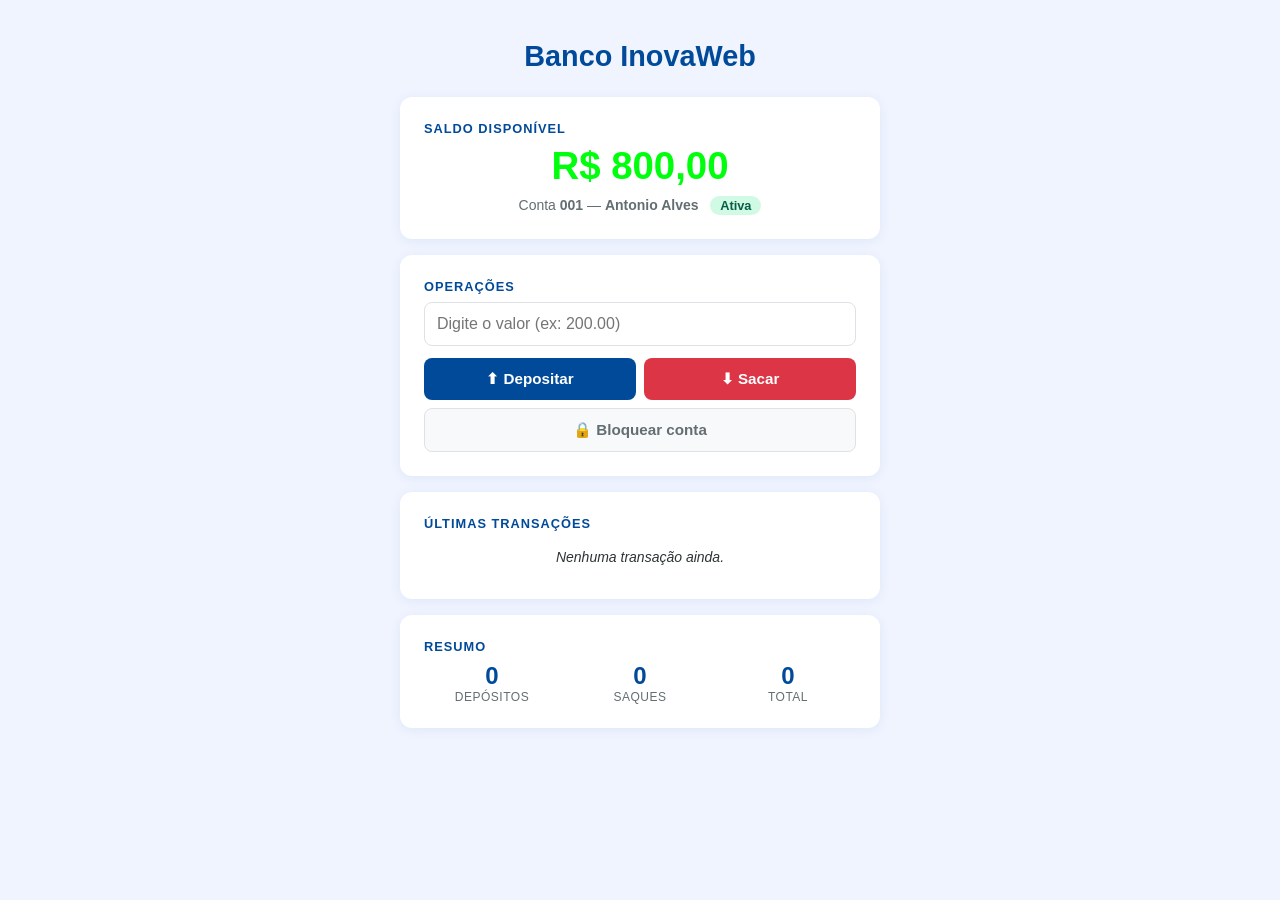
<file: 1212/index.html>
<html lang="pt-br">

<head>
  <meta charset="UTF-8">
  <meta name="viewport" content="width=device-width, initial-scale=1.0">
  <link rel="stylesheet" href="style.css">
  <title>Banco InovaWeb</title>
</head>

<body>
  <h1>Banco InovaWeb</h1>

  <div class="container">

    <!-- ── Card de Saldo ──────────────────────────────────── -->
    <div class="card">
      <h2>Saldo disponível</h2>
      <!--
        DOM — LEITURA E ESCRITA DE TEXTO
        ─────────────────────────────────
        id="saldo" → vamos selecionar com querySelector('#saldo')
        e atualizar com .textContent toda vez que o saldo mudar.
        É o equivalente visual do console.log do saldo.
      -->
    <div id="saldo">R$ 800,00</div>
      <p class="info-conta">
        Conta <strong id="numero-conta">001</strong> —
        <strong id="titular">Antonio Alves</strong> &nbsp;
        <!--
          id="status-conta" → vamos alternar as classes
          .status-ativa e .status-bloqueada via classList
          quando bloquearConta() for chamada.
        -->
        <span id="status-conta" class="status-ativa">Ativa</span>
      </p>
    </div>

    <!-- ── Card de Operações ──────────────────────────────── -->
    <div class="card">
      <h2>Operações</h2>
      <!--
        DOM — LENDO VALOR DE INPUT
        ───────────────────────────
        id="campo-valor" → dentro dos eventos de clique,
        vamos ler o valor digitado com:
          const valor = Number(document.querySelector('#campo-valor').value)
        Equivale ao parâmetro que antes passávamos direto: depositar(500)
      -->
      <input type="number" id="campo-valor" placeholder="Digite o valor (ex: 200.00)" min="0" step="0.01">

      <div class="botoes">
        <!--
          DOM — EVENTOS DE CLIQUE
          ────────────────────────
          Esses botões vão receber addEventListener('click', ...)
          que chama depositar() e sacar() com o valor do input.
          No banco.js original chamávamos direto: depositar(500)
          Agora o valor vem do campo digitado pelo usuário.
        -->
        <button id="btn-depositar">⬆ Depositar</button>
        <button id="btn-sacar">⬇ Sacar</button>
      </div>

      <!--
        DOM — EXIBINDO FEEDBACK NA TELA
        ────────────────────────────────
        id="mensagem" → substitui os console.log de sucesso e erro.
        Vamos mostrar/esconder esse elemento e trocar seu texto
        e classe (msg-sucesso / msg-erro) conforme o resultado.
      -->
      <div id="mensagem"></div>

      <button id="btn-bloquear">🔒 Bloquear conta</button>
    </div>

    <!-- ── Card de Histórico ──────────────────────────────── -->
    <div class="card">
      <h2>Últimas transações</h2>
      <!--
        DOM — CRIANDO ELEMENTOS DINAMICAMENTE
        ───────────────────────────────────────
        id="lista-historico" → cada vez que historico.push() for chamado
        no banco.js, também vamos criar um <li> com createElement
        e adicioná-lo aqui com appendChild ou insertBefore.
        Equivale ao console.log do histórico.
      -->
      <ul id="lista-historico">
        <li class="historico-vazio">Nenhuma transação ainda.</li>
      </ul>
    </div>

    <!-- ── Card de Resumo ─────────────────────────────────── -->
    <div class="card">
      <h2>Resumo</h2>
      <!--
        DOM — ATUALIZANDO MÚLTIPLOS ELEMENTOS
        ───────────────────────────────────────
        Cada contador do verResumo() tem um elemento correspondente.
        Em vez de console.log, vamos atualizar o textContent de cada um.
      -->
      <div class="resumo-grid">
        <div class="resumo-item">
          <span id="total-depositos">0</span>
          <span>Depósitos</span>
        </div>
        <div class="resumo-item">
          <span id="total-saques">0</span>
          <span>Saques</span>
        </div>
        <div class="resumo-item">
          <span id="total-transacoes">0</span>
          <span>Total</span>
        </div>
      </div>
    </div>

  </div>

  <script src="banco2.js"></script>

</body>

</html>
</file>
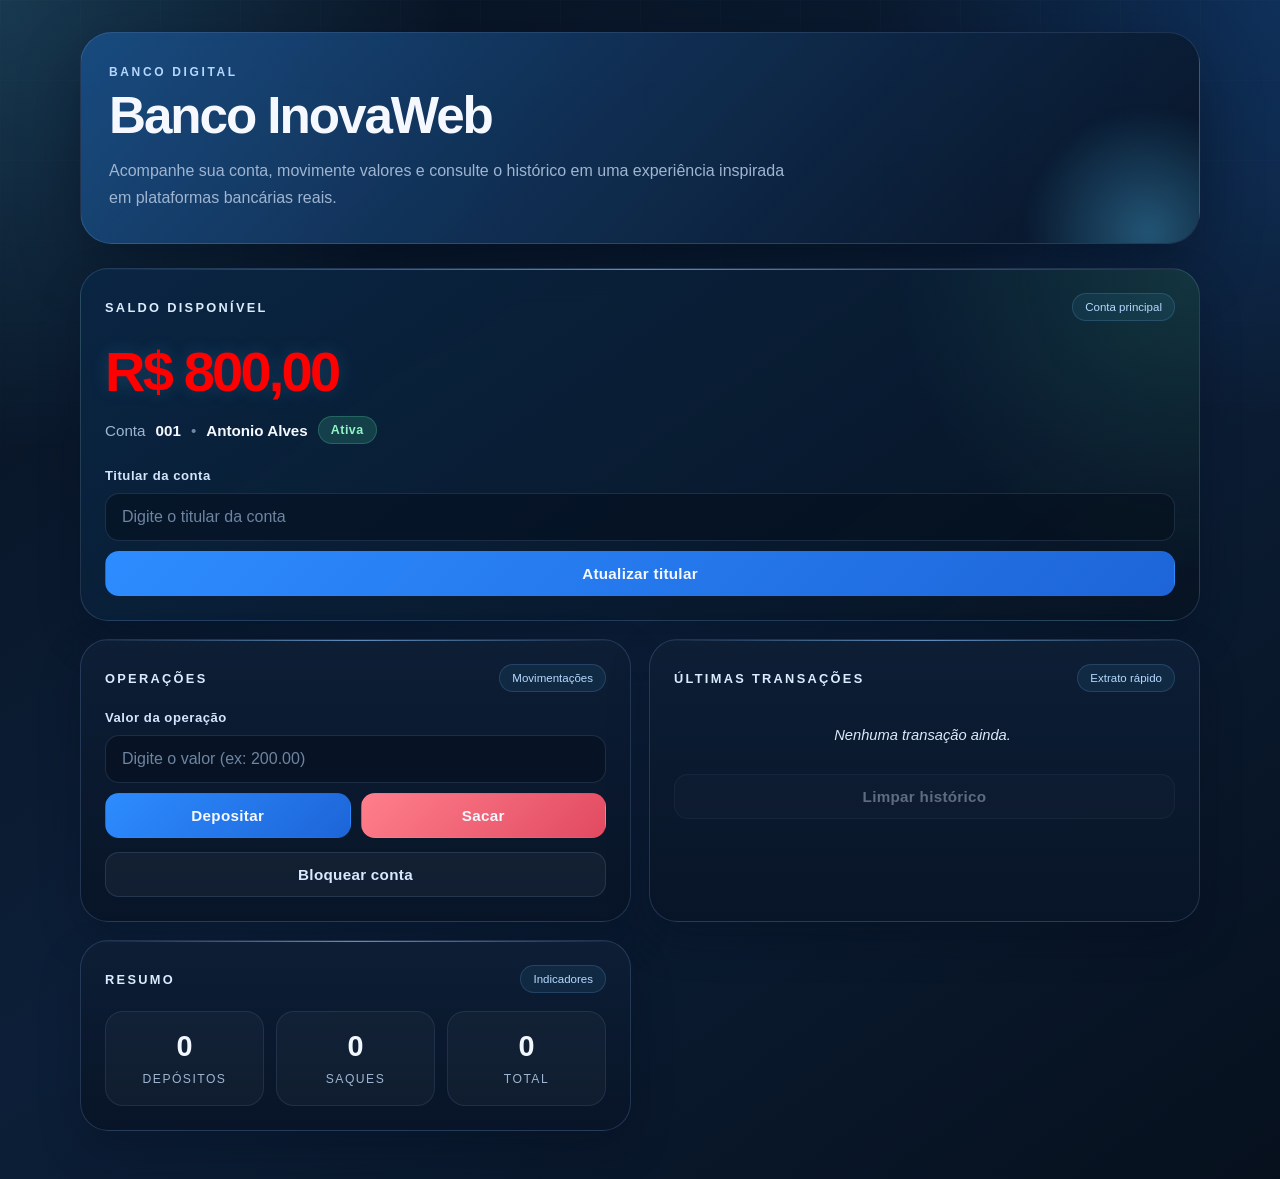
<file: 1313/index.html>
<!DOCTYPE html>
<html lang="pt-BR">
<head>
  <meta charset="UTF-8">
  <meta name="viewport" content="width=device-width, initial-scale=1.0">
  <meta name="description" content="Painel de conta digital do Banco InovaWeb com saldo, operações, histórico e resumo.">
  <link rel="stylesheet" href="style.css">
  <title>Banco InovaWeb</title>
</head>
<body>
  <div class="page-shell">
    <header class="hero">
      <p class="eyebrow">Banco digital</p>
      <h1>Banco InovaWeb</h1>
      <p class="hero-copy">Acompanhe sua conta, movimente valores e consulte o histórico em uma experiência inspirada em plataformas bancárias reais.</p>
    </header>

    <main class="container" aria-label="Painel da conta">
      <article class="card card-balance" aria-labelledby="titulo-saldo">
        <div class="card-head">
          <h2 id="titulo-saldo">Saldo disponível</h2>
          <span class="card-tag">Conta principal</span>
        </div>

        <div id="saldo" aria-live="polite">R$ 800,00</div>

        <p class="info-conta">
          Conta <strong id="numero-conta">001</strong>
          <span class="info-divider" aria-hidden="true">•</span>
          <strong id="titular">Antonio Alves</strong>
          <span id="status-conta" class="status-ativa">Ativa</span>
        </p>

        <form class="stack-sm" action="#" method="get" onsubmit="return false;">
          <label class="field-label" for="campo-titular">Titular da conta</label>
          <input type="text" id="campo-titular" placeholder="Digite o titular da conta">
          <button id="btn-atualizar-titular" type="button">Atualizar titular</button>
        </form>
      </article>

      <article class="card" aria-labelledby="titulo-operacoes">
        <div class="card-head">
          <h2 id="titulo-operacoes">Operações</h2>
          <span class="card-tag">Movimentações</span>
        </div>

        <form class="stack-sm" action="#" method="get" onsubmit="return false;">
          <label class="field-label" for="campo-valor">Valor da operação</label>
          <input type="number" id="campo-valor" placeholder="Digite o valor (ex: 200.00)" min="0" step="0.01">

          <div class="botoes" role="group" aria-label="Ações financeiras">
            <button id="btn-depositar" type="button">Depositar</button>
            <button id="btn-sacar" type="button">Sacar</button>
          </div>
        </form>

        <div id="mensagem" aria-live="polite" aria-atomic="true"></div>

        <button id="btn-bloquear" type="button">Bloquear conta</button>
      </article>

      <article class="card" aria-labelledby="titulo-historico">
        <div class="card-head">
          <h2 id="titulo-historico">Últimas transações</h2>
          <span class="card-tag">Extrato rápido</span>
        </div>

        <ul id="lista-historico" aria-live="polite">
          <li class="historico-vazio">Nenhuma transação ainda.</li>
        </ul>

        <button id="btn-limpar-historico" type="button">Limpar histórico</button>
      </article>

      <article class="card" aria-labelledby="titulo-resumo">
        <div class="card-head">
          <h2 id="titulo-resumo">Resumo</h2>
          <span class="card-tag">Indicadores</span>
        </div>

        <section class="resumo-grid" aria-label="Indicadores da conta">
          <div class="resumo-item">
            <span id="total-depositos">0</span>
            <span>Depósitos</span>
          </div>
          <div class="resumo-item">
            <span id="total-saques">0</span>
            <span>Saques</span>
          </div>
          <div class="resumo-item">
            <span id="total-transacoes">0</span>
            <span>Total</span>
          </div>
        </section>
      </article>
    </main>
  </div>

  <script src="banco2.js"></script>
</body>
</html>
</file>
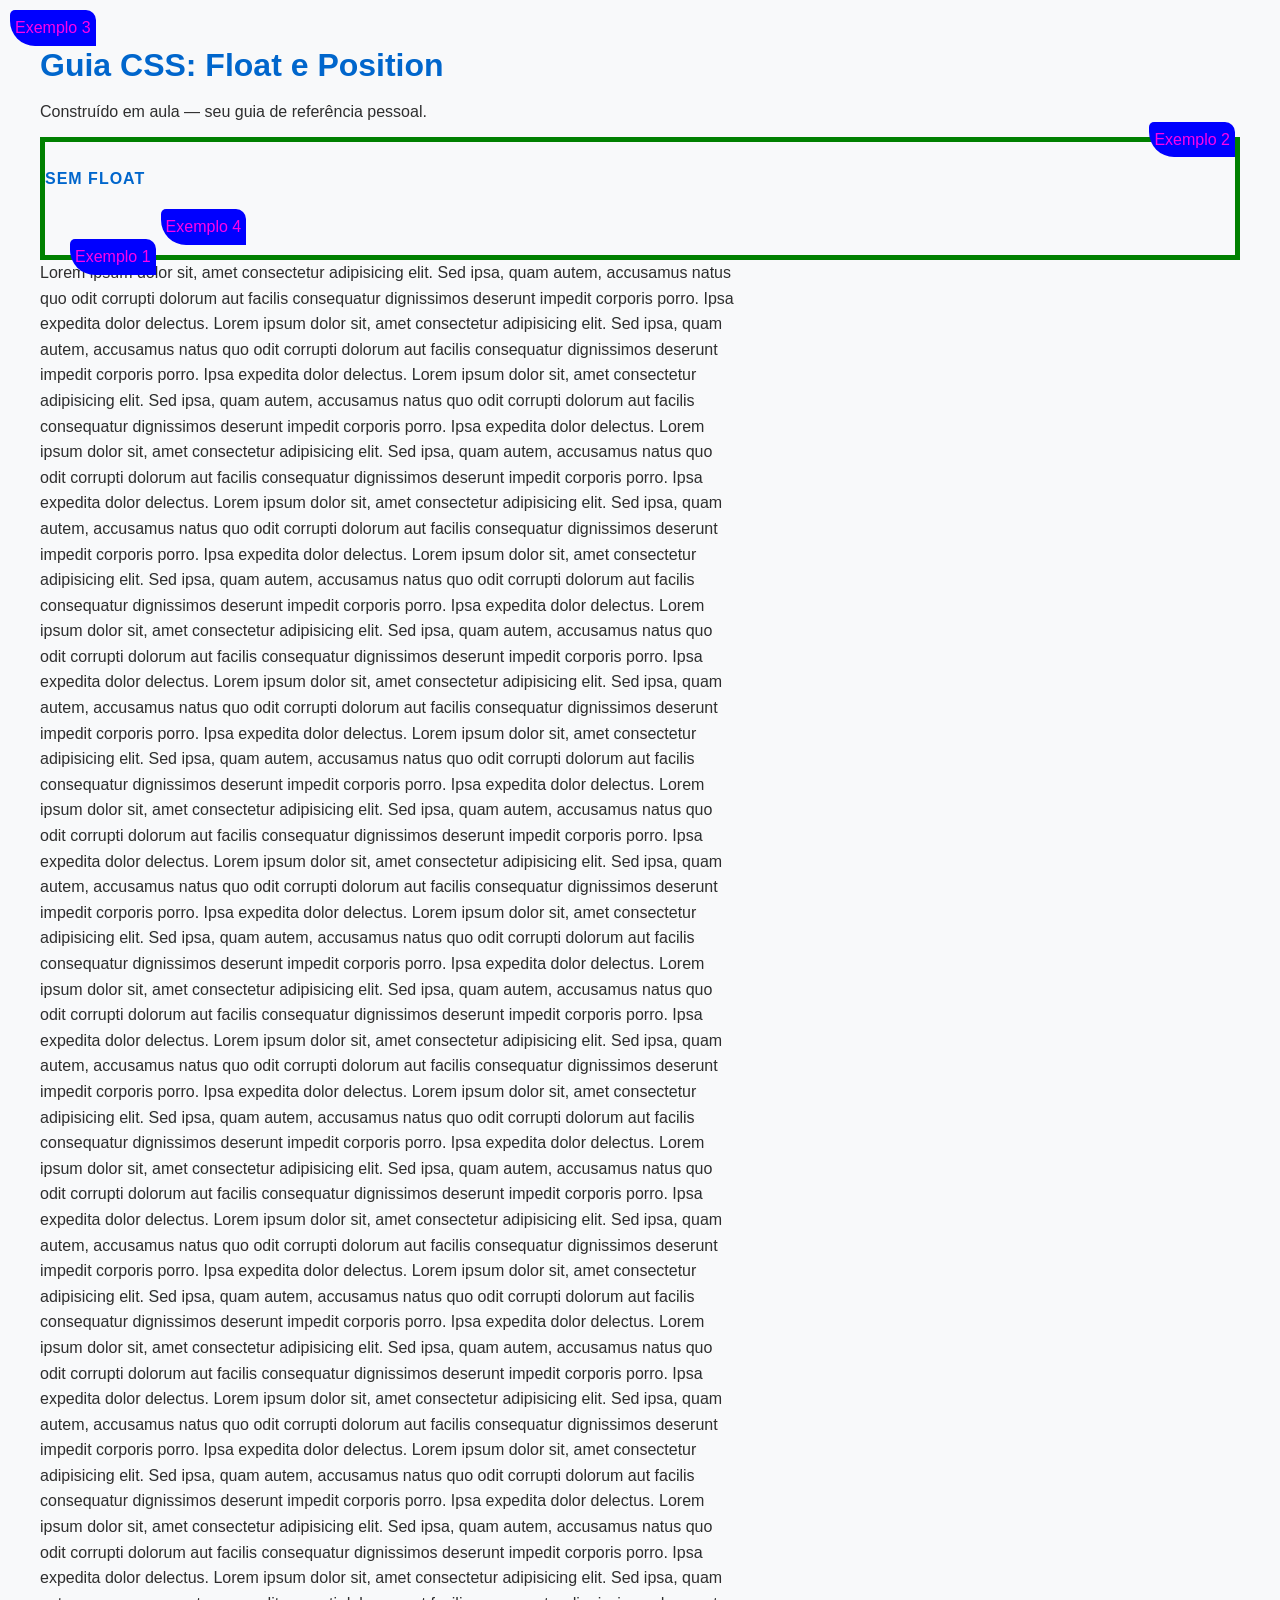
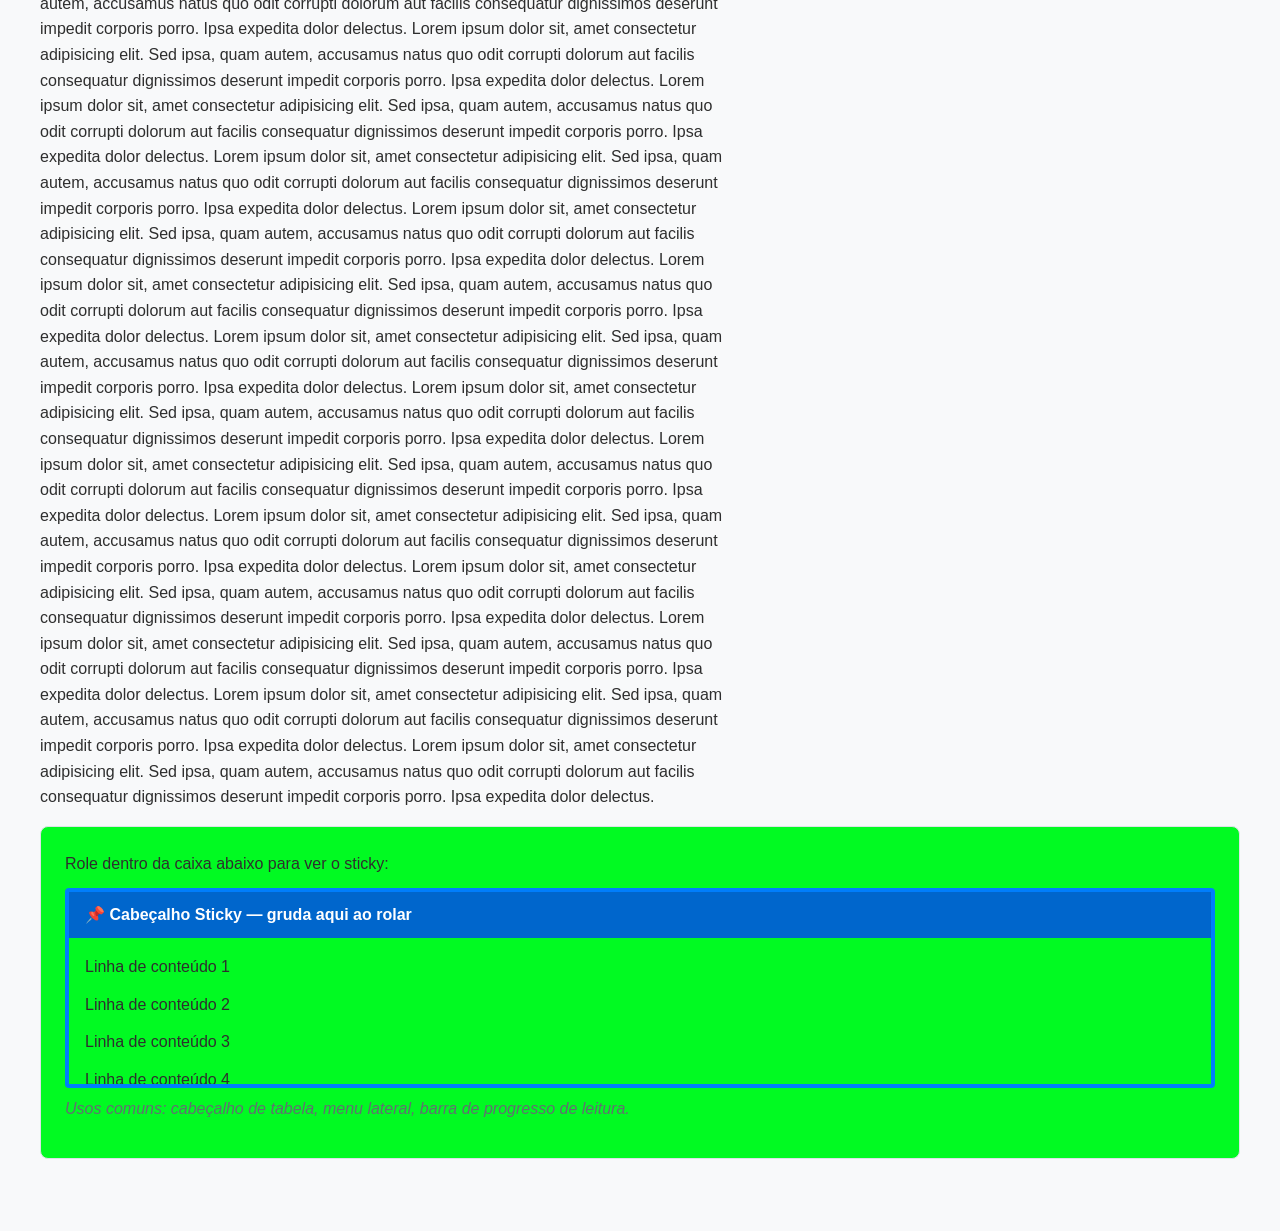
<file: 666/index.html>
<!DOCTYPE html>
<html lang="pt-br">
<head>
  <meta charset="UTF-8">
  <meta name="viewport" content="width=device-width, initial-scale=1.0">
  <title>Guia CSS: Float e Position</title>
  <link rel="stylesheet" href="guia-style.css">
</head>
<body>

  <h1>Guia CSS: Float e Position</h1>
  <p>Construído em aula — seu guia de referência pessoal.</p>

  <div class="clearfix" style="border: 5px solid green; position: relative;">
    <h3>Sem Float</h3>
    <div class="caixa-flutuante" style="position: relative; top: 30px; left: 15px;">Exemplo 1</div>
    <div class="caixa-flutuante" style="position: absolute; top: -30px; right: -10px">Exemplo 2</div>
    <div class="caixa-flutuante" style="position: fixed; top: 0; left: 0;">Exemplo 3</div>
    <div class="caixa-flutuante">Exemplo 4</div>
  </div>
  <p>
    Lorem ipsum dolor sit, amet consectetur adipisicing elit. Sed ipsa, quam autem, accusamus natus quo odit corrupti dolorum aut facilis consequatur dignissimos deserunt impedit corporis porro. Ipsa expedita dolor delectus.
    Lorem ipsum dolor sit, amet consectetur adipisicing elit. Sed ipsa, quam autem, accusamus natus quo odit corrupti dolorum aut facilis consequatur dignissimos deserunt impedit corporis porro. Ipsa expedita dolor delectus.
    Lorem ipsum dolor sit, amet consectetur adipisicing elit. Sed ipsa, quam autem, accusamus natus quo odit corrupti dolorum aut facilis consequatur dignissimos deserunt impedit corporis porro. Ipsa expedita dolor delectus.
    Lorem ipsum dolor sit, amet consectetur adipisicing elit. Sed ipsa, quam autem, accusamus natus quo odit corrupti dolorum aut facilis consequatur dignissimos deserunt impedit corporis porro. Ipsa expedita dolor delectus.
    Lorem ipsum dolor sit, amet consectetur adipisicing elit. Sed ipsa, quam autem, accusamus natus quo odit corrupti dolorum aut facilis consequatur dignissimos deserunt impedit corporis porro. Ipsa expedita dolor delectus.
    Lorem ipsum dolor sit, amet consectetur adipisicing elit. Sed ipsa, quam autem, accusamus natus quo odit corrupti dolorum aut facilis consequatur dignissimos deserunt impedit corporis porro. Ipsa expedita dolor delectus.
    Lorem ipsum dolor sit, amet consectetur adipisicing elit. Sed ipsa, quam autem, accusamus natus quo odit corrupti dolorum aut facilis consequatur dignissimos deserunt impedit corporis porro. Ipsa expedita dolor delectus.
    Lorem ipsum dolor sit, amet consectetur adipisicing elit. Sed ipsa, quam autem, accusamus natus quo odit corrupti dolorum aut facilis consequatur dignissimos deserunt impedit corporis porro. Ipsa expedita dolor delectus.
    Lorem ipsum dolor sit, amet consectetur adipisicing elit. Sed ipsa, quam autem, accusamus natus quo odit corrupti dolorum aut facilis consequatur dignissimos deserunt impedit corporis porro. Ipsa expedita dolor delectus.
    Lorem ipsum dolor sit, amet consectetur adipisicing elit. Sed ipsa, quam autem, accusamus natus quo odit corrupti dolorum aut facilis consequatur dignissimos deserunt impedit corporis porro. Ipsa expedita dolor delectus.
    Lorem ipsum dolor sit, amet consectetur adipisicing elit. Sed ipsa, quam autem, accusamus natus quo odit corrupti dolorum aut facilis consequatur dignissimos deserunt impedit corporis porro. Ipsa expedita dolor delectus.
    Lorem ipsum dolor sit, amet consectetur adipisicing elit. Sed ipsa, quam autem, accusamus natus quo odit corrupti dolorum aut facilis consequatur dignissimos deserunt impedit corporis porro. Ipsa expedita dolor delectus.
    Lorem ipsum dolor sit, amet consectetur adipisicing elit. Sed ipsa, quam autem, accusamus natus quo odit corrupti dolorum aut facilis consequatur dignissimos deserunt impedit corporis porro. Ipsa expedita dolor delectus.
    Lorem ipsum dolor sit, amet consectetur adipisicing elit. Sed ipsa, quam autem, accusamus natus quo odit corrupti dolorum aut facilis consequatur dignissimos deserunt impedit corporis porro. Ipsa expedita dolor delectus.
    Lorem ipsum dolor sit, amet consectetur adipisicing elit. Sed ipsa, quam autem, accusamus natus quo odit corrupti dolorum aut facilis consequatur dignissimos deserunt impedit corporis porro. Ipsa expedita dolor delectus.
    Lorem ipsum dolor sit, amet consectetur adipisicing elit. Sed ipsa, quam autem, accusamus natus quo odit corrupti dolorum aut facilis consequatur dignissimos deserunt impedit corporis porro. Ipsa expedita dolor delectus.
    Lorem ipsum dolor sit, amet consectetur adipisicing elit. Sed ipsa, quam autem, accusamus natus quo odit corrupti dolorum aut facilis consequatur dignissimos deserunt impedit corporis porro. Ipsa expedita dolor delectus.
    Lorem ipsum dolor sit, amet consectetur adipisicing elit. Sed ipsa, quam autem, accusamus natus quo odit corrupti dolorum aut facilis consequatur dignissimos deserunt impedit corporis porro. Ipsa expedita dolor delectus.
    Lorem ipsum dolor sit, amet consectetur adipisicing elit. Sed ipsa, quam autem, accusamus natus quo odit corrupti dolorum aut facilis consequatur dignissimos deserunt impedit corporis porro. Ipsa expedita dolor delectus.
    Lorem ipsum dolor sit, amet consectetur adipisicing elit. Sed ipsa, quam autem, accusamus natus quo odit corrupti dolorum aut facilis consequatur dignissimos deserunt impedit corporis porro. Ipsa expedita dolor delectus.
    Lorem ipsum dolor sit, amet consectetur adipisicing elit. Sed ipsa, quam autem, accusamus natus quo odit corrupti dolorum aut facilis consequatur dignissimos deserunt impedit corporis porro. Ipsa expedita dolor delectus.
    Lorem ipsum dolor sit, amet consectetur adipisicing elit. Sed ipsa, quam autem, accusamus natus quo odit corrupti dolorum aut facilis consequatur dignissimos deserunt impedit corporis porro. Ipsa expedita dolor delectus.
    Lorem ipsum dolor sit, amet consectetur adipisicing elit. Sed ipsa, quam autem, accusamus natus quo odit corrupti dolorum aut facilis consequatur dignissimos deserunt impedit corporis porro. Ipsa expedita dolor delectus.
    Lorem ipsum dolor sit, amet consectetur adipisicing elit. Sed ipsa, quam autem, accusamus natus quo odit corrupti dolorum aut facilis consequatur dignissimos deserunt impedit corporis porro. Ipsa expedita dolor delectus.
    Lorem ipsum dolor sit, amet consectetur adipisicing elit. Sed ipsa, quam autem, accusamus natus quo odit corrupti dolorum aut facilis consequatur dignissimos deserunt impedit corporis porro. Ipsa expedita dolor delectus.
    Lorem ipsum dolor sit, amet consectetur adipisicing elit. Sed ipsa, quam autem, accusamus natus quo odit corrupti dolorum aut facilis consequatur dignissimos deserunt impedit corporis porro. Ipsa expedita dolor delectus.
    Lorem ipsum dolor sit, amet consectetur adipisicing elit. Sed ipsa, quam autem, accusamus natus quo odit corrupti dolorum aut facilis consequatur dignissimos deserunt impedit corporis porro. Ipsa expedita dolor delectus.
    Lorem ipsum dolor sit, amet consectetur adipisicing elit. Sed ipsa, quam autem, accusamus natus quo odit corrupti dolorum aut facilis consequatur dignissimos deserunt impedit corporis porro. Ipsa expedita dolor delectus.
    Lorem ipsum dolor sit, amet consectetur adipisicing elit. Sed ipsa, quam autem, accusamus natus quo odit corrupti dolorum aut facilis consequatur dignissimos deserunt impedit corporis porro. Ipsa expedita dolor delectus.
    Lorem ipsum dolor sit, amet consectetur adipisicing elit. Sed ipsa, quam autem, accusamus natus quo odit corrupti dolorum aut facilis consequatur dignissimos deserunt impedit corporis porro. Ipsa expedita dolor delectus.
    Lorem ipsum dolor sit, amet consectetur adipisicing elit. Sed ipsa, quam autem, accusamus natus quo odit corrupti dolorum aut facilis consequatur dignissimos deserunt impedit corporis porro. Ipsa expedita dolor delectus.
    Lorem ipsum dolor sit, amet consectetur adipisicing elit. Sed ipsa, quam autem, accusamus natus quo odit corrupti dolorum aut facilis consequatur dignissimos deserunt impedit corporis porro. Ipsa expedita dolor delectus.
    Lorem ipsum dolor sit, amet consectetur adipisicing elit. Sed ipsa, quam autem, accusamus natus quo odit corrupti dolorum aut facilis consequatur dignissimos deserunt impedit corporis porro. Ipsa expedita dolor delectus.
    Lorem ipsum dolor sit, amet consectetur adipisicing elit. Sed ipsa, quam autem, accusamus natus quo odit corrupti dolorum aut facilis consequatur dignissimos deserunt impedit corporis porro. Ipsa expedita dolor delectus.
    Lorem ipsum dolor sit, amet consectetur adipisicing elit. Sed ipsa, quam autem, accusamus natus quo odit corrupti dolorum aut facilis consequatur dignissimos deserunt impedit corporis porro. Ipsa expedita dolor delectus.
    Lorem ipsum dolor sit, amet consectetur adipisicing elit. Sed ipsa, quam autem, accusamus natus quo odit corrupti dolorum aut facilis consequatur dignissimos deserunt impedit corporis porro. Ipsa expedita dolor delectus.
  </p>
  <div class="exemplo">
    <p style="margin-bottom: 12px">
      Role dentro da caixa abaixo para ver o sticky:
    </p>
    <div
      style="
        height: 200px;
        overflow-y: scroll;
        border: 4px solid #007efc;
        border-radius: 4px;
      "
    >
      <div
        style="
          position: sticky;
          top: 0;
          background: #0066cc;
          color: white;
          padding: 10px 16px;
          font-weight: bold;
        "
      >
        📌 Cabeçalho Sticky — gruda aqui ao rolar
      </div>
      <div style="padding: 16px">
        <p>Linha de conteúdo 1</p>
        <p>Linha de conteúdo 2</p>
        <p>Linha de conteúdo 3</p>
        <p>Linha de conteúdo 4</p>
        <p>Linha de conteúdo 5</p>
        <p>Linha de conteúdo 6</p>
        <p>Linha de conteúdo 7</p>
        <p>Linha de conteúdo 8</p>
      </div>
    </div>
    <p style="margin-top: 8px; font-style: italic; color: #636e72">
      Usos comuns: cabeçalho de tabela, menu lateral, barra de progresso de
      leitura.
    </p>
  </div>
</file>
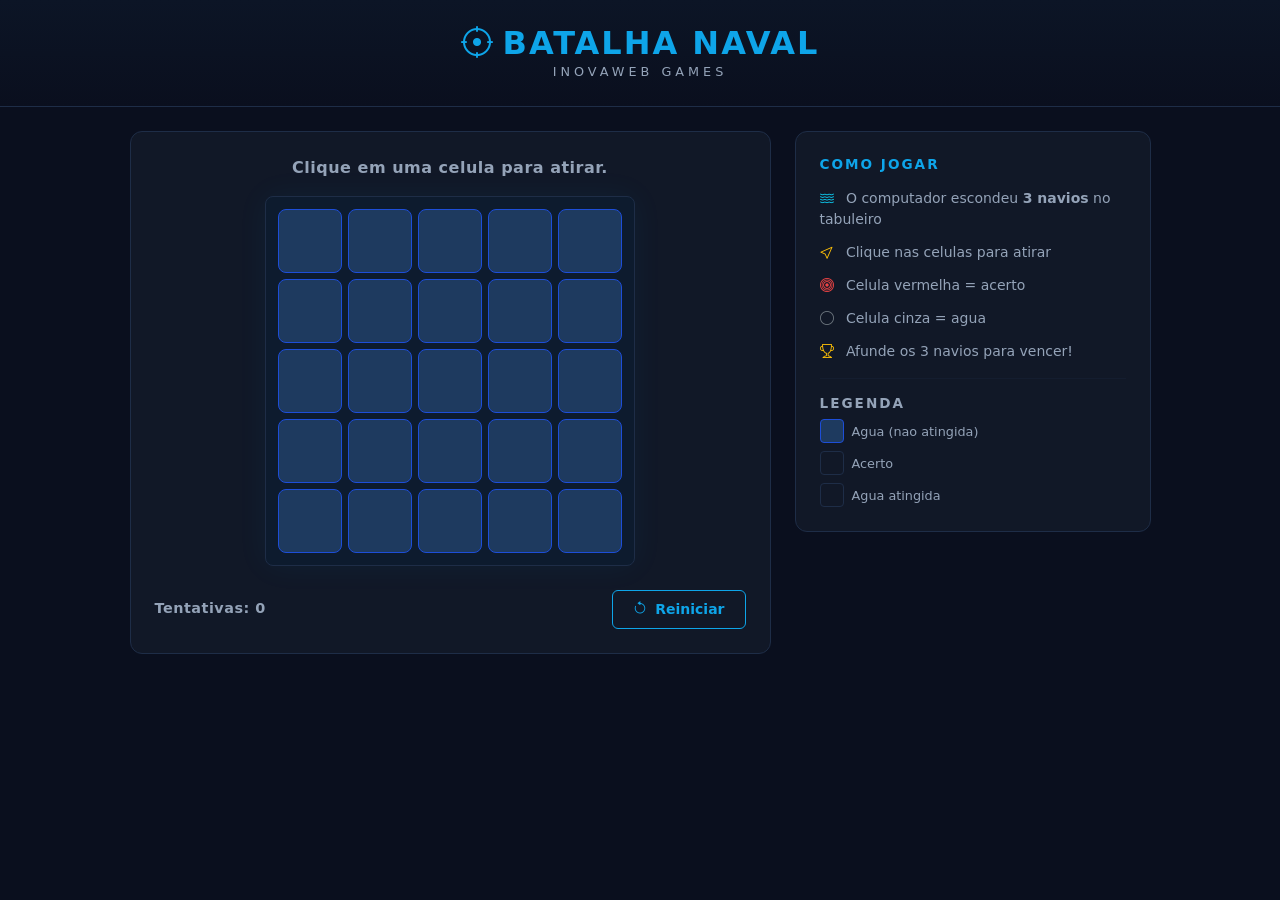
<file: 1414/batalha_naval.html>
<!DOCTYPE html>
<html lang="pt-br">
<head>
  <meta charset="UTF-8">
  <meta name="viewport" content="width=device-width, initial-scale=1.0">
  <title>Batalha Naval — InovaWeb Games</title>

  <!-- Bootstrap 5 CSS -->
  <link
    rel="stylesheet"
    href="https://cdn.jsdelivr.net/npm/bootstrap@5.3.3/dist/css/bootstrap.min.css"
  >

  <!-- Bootstrap Icons -->
  <link
    rel="stylesheet"
    href="https://cdn.jsdelivr.net/npm/bootstrap-icons@1.11.3/font/bootstrap-icons.min.css"
  >

  <!-- CSS customizado -->
  <link rel="stylesheet" href="style.css">
</head>
<body>

  <!-- ── Cabecalho ──────────────────────────────────────────── -->
  <header class="cabecalho text-center py-4">
    <h1 class="titulo-jogo mb-0">
      <i class="bi bi-crosshair me-2"></i>Batalha Naval
    </h1>
    <p class="subtitulo mb-0">InovaWeb Games</p>
  </header>

  <!-- ── Conteudo principal ─────────────────────────────────── -->
  <main class="container py-4">
    <div class="row justify-content-center g-4">

      <!-- Painel do jogo -->
      <div class="col-12 col-lg-7">
        <div class="card-jogo p-4">

          <!-- Mensagem de status -->
          <div
            id="mensagem"
            class="mensagem text-center mb-3"
          >
            Clique em uma celula para atirar.
          </div>

          <!-- Tabuleiro -->
          <!--
            O JS vai preencher este elemento com os <div>
            de cada celula do tabuleiro 5x5.
            Nao adicione nada aqui manualmente.
          -->
          <div id="tabuleiro" class="tabuleiro mx-auto mb-4"></div>

          <!-- Rodape do tabuleiro -->
          <div class="d-flex justify-content-between align-items-center">
            <span id="tentativas" class="tentativas">
              Tentativas: 0
            </span>
            <button id="btn-reiniciar" class="btn btn-reiniciar">
              <i class="bi bi-arrow-counterclockwise me-2"></i>Reiniciar
            </button>
          </div>

        </div>
      </div>

      <!-- Painel lateral — instrucoes -->
      <div class="col-12 col-lg-4">
        <div class="card-instrucoes p-4">
          <h2 class="instrucoes-titulo mb-3">Como jogar</h2>
          <ul class="instrucoes-lista">
            <li>
              <i class="bi bi-water me-2 text-info"></i>
              O computador escondeu <strong>3 navios</strong>
              no tabuleiro
            </li>
            <li>
              <i class="bi bi-cursor me-2 text-warning"></i>
              Clique nas celulas para atirar
            </li>
            <li>
              <i class="bi bi-bullseye me-2 acerto-icon"></i>
              Celula vermelha = acerto
            </li>
            <li>
              <i class="bi bi-circle me-2 text-secondary"></i>
              Celula cinza = agua
            </li>
            <li>
              <i class="bi bi-trophy me-2 text-warning"></i>
              Afunde os 3 navios para vencer!
            </li>
          </ul>

          <hr class="my-3">

          <div class="legenda">
            <h3 class="legenda-titulo mb-2">Legenda</h3>
            <div class="d-flex flex-column gap-2">
              <div class="d-flex align-items-center gap-2">
                <div class="celula-exemplo celula-neutra"></div>
                <span>Agua (nao atingida)</span>
              </div>
              <div class="d-flex align-items-center gap-2">
                <div class="celula-exemplo acerto"></div>
                <span>Acerto</span>
              </div>
              <div class="d-flex align-items-center gap-2">
                <div class="celula-exemplo erro"></div>
                <span>Agua atingida</span>
              </div>
            </div>
          </div>
        </div>
      </div>

    </div>
  </main>

  <!-- Bootstrap JS bundle -->
  <script
    src="https://cdn.jsdelivr.net/npm/bootstrap@5.3.3/dist/js/bootstrap.bundle.min.js">
  </script>

  <!-- Logica do jogo -->
  <script src="script.js"></script>

</body>
</html>
</file>
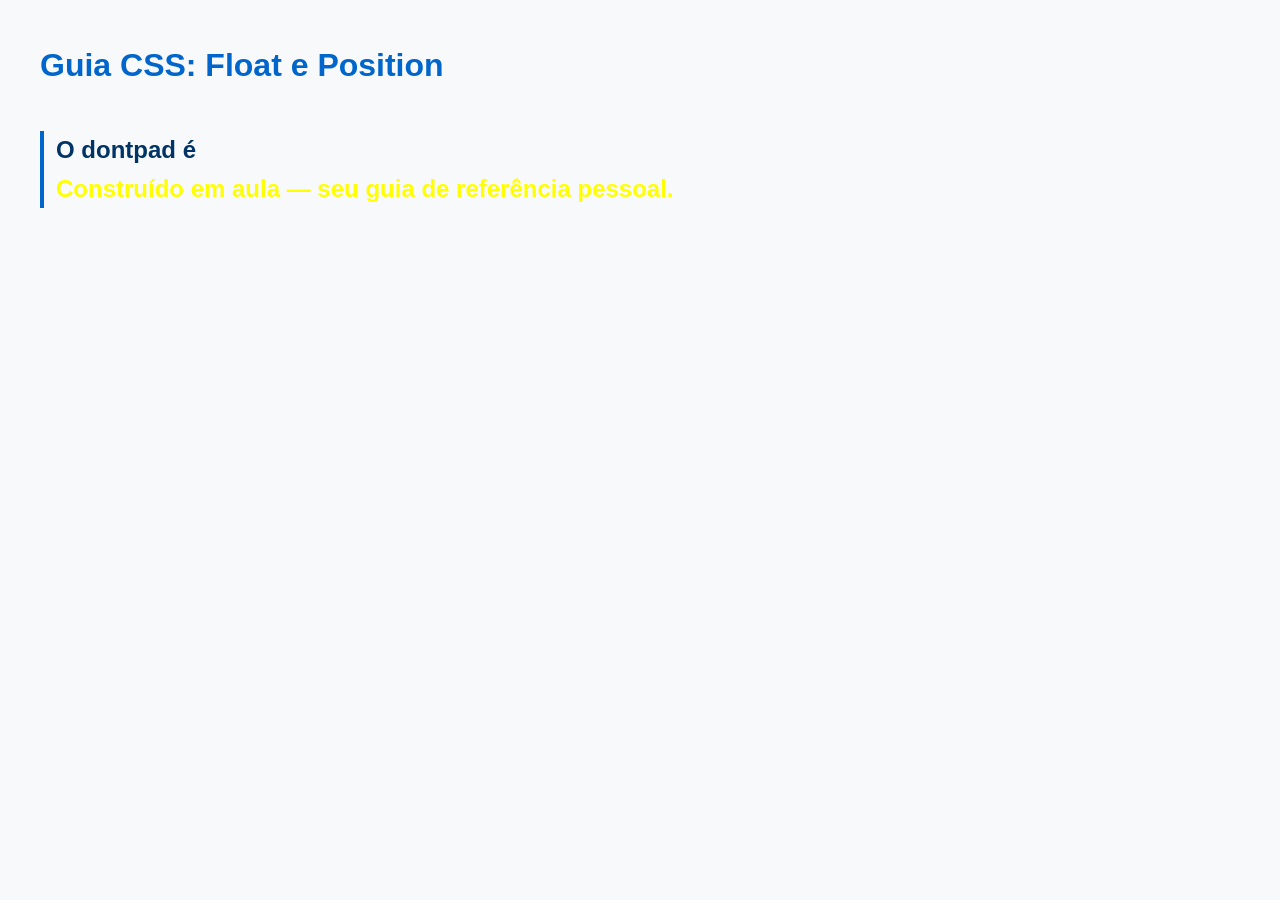
<file: 666/guia.html>
<!DOCTYPE html>
<html lang="pt-br">
<head>
  <meta charset="UTF-8">
  <meta name="viewport" content="width=device-width, initial-scale=1.0">
  <title>Guia CSS: Float e Position</title>
  <link rel="stylesheet" href="guia-style.css">
</head>
<body>

  <h1>Guia CSS: Float e Position</h1>
  <h2>O dontpad é <span style="color: yellow;"</h2>
  <p>Construído em aula — seu guia de referência pessoal.</p>
</file>
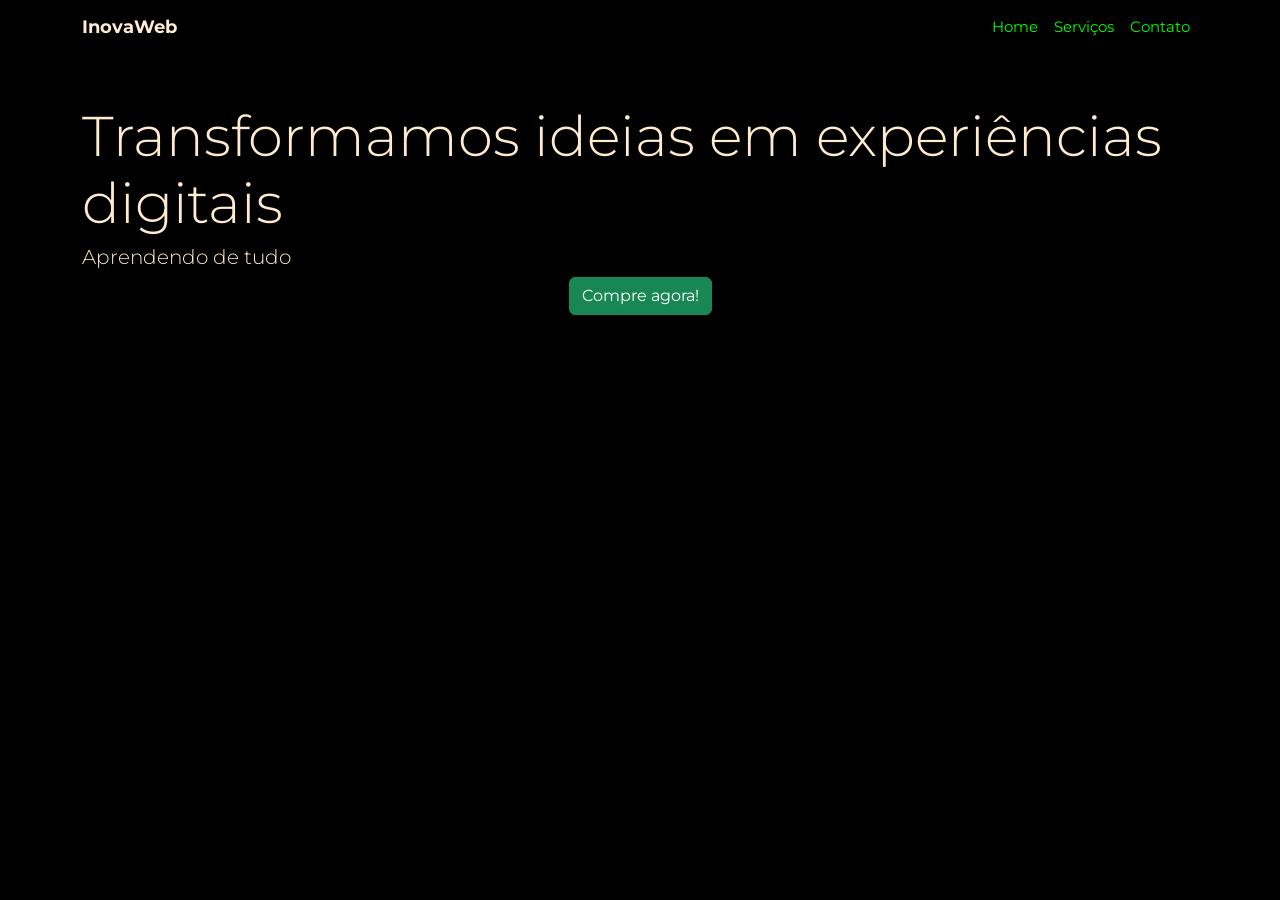
<file: 888/index3.html>
<!DOCTYPE html>
<html lang="pt-BR">

<head>
    <link rel="preconnect" href="https://fonts.googleapis.com">
    <link rel="preconnect" href="https://fonts.gstatic.com" crossorigin>
    <link href="https://fonts.googleapis.com/css2?family=Montserrat:ital,wght@0,100..900;1,100..900&display=swap"
        rel="stylesheet">
    <meta charset="UTF-8">
    <meta name="viewport" content="width=device-width, initial-scale=1.0">
    <title>InovaWeb</title>
    <link href="https://cdn.jsdelivr.net/npm/bootstrap@5.3.8/dist/css/bootstrap.min.css" rel="stylesheet"
        integrity="sha384-sRIl4kxILFvY47J16cr9ZwB07vP4J8+LH7qKQnuqkuIAvNWLzeN8tE5YBujZqJLB" crossorigin="anonymous">
    <link rel="stylesheet" href="style.css">
</head>

<body>
    <nav id="grad1" class="navbar navbar-expand-lg navbar-dark py-2">
        <div class="container">
            <a style="color: #ffebcd;" class="navbar-brand" href="#">InovaWeb</a>
            <button class="navbar-toggler" type="button" data-bs-toggle="collapse" data-bs-target="#navbarInovaWeb"
                aria-controls="navbarInovaWeb" aria-expanded="false" aria-label="Alternar navegação">
                <span class="navbar-toggler-icon"></span>
            </button>
            <div class="collapse navbar-collapse" id="navbarInovaWeb">
                <ul class="navbar-nav ms-auto">
                    <li class="nav-item">
                        <a class="nav-link active" aria-current="page" href="#">Home</a>
                    </li>
                    <li class="nav-item">
                        <a class="nav-link" href="#">Serviços</a>
                    </li>
                    <li class="nav-item">
                        <a class="nav-link" href="#">Contato</a>
                    </li>
                </ul>
            </div>
        </div>
    </nav>

    <section style="background-color:black; color: #ffebcd;" class="container py-5">
        <div class="row">
            <div class="">
                <h1 class="display-4">Transformamos ideias em experiências digitais</h1>
                <h2 style="text-align:justify" class="lead">Aprendendo de tudo</h2>
            </div>
            <div class="text-center">
                <button class="btn btn-success">Compre agora!</button>
            </div>
        </div>

    </section>


    <script src="https://cdn.jsdelivr.net/npm/bootstrap@5.3.8/dist/js/bootstrap.bundle.min.js"
        integrity="sha384-FKyoEForCGlyvwx9Hj09JcYn3nv7wiPVlz7YYwJrWVcXK/BmnVDxM+D2scQbITxI"
        crossorigin="anonymous"></script>
</body>

</html>
</file>
<file: 1212/style.css>
* {
    margin: 0;
    padding: 0;
    box-sizing: border-box;
  }
  
  body {
    font-family: sans-serif;
    background: #f0f4ff;
    min-height: 100vh;
    padding: 40px 20px;
  }
  
  h1 {
    text-align: center;
    color: #004a99;
    font-size: 1.8rem;
    margin-bottom: 24px;
  }
  
  .container {
    max-width: 480px;
    margin: 0 auto;
    display: flex;
    flex-direction: column;
    gap: 16px;
  }
  
  .card {
    background: white;
    border-radius: 12px;
    padding: 24px;
    box-shadow: 0 2px 12px rgba(0, 74, 153, 0.08);
  }
  
  .card h2 {
    color: #004a99;
    font-size: 0.8rem;
    text-transform: uppercase;
    letter-spacing: 1px;
    margin-bottom: 8px;
  }
  
  /* Card de saldo */
  #saldo {
    font-size: 2.4rem;
    font-weight: bold;
    color: #00ff0d;
    text-align: center;
    margin: 8px 0;
  }
  
  .info-conta {
    text-align: center;
    color: #636e72;
    font-size: 0.875rem;
  }
  
  /* Status da conta */
  #status-conta {
    display: inline-block;
    padding: 2px 10px;
    border-radius: 20px;
    font-size: 0.8rem;
    font-weight: bold;
  }
  
  .status-ativa {
    background: #d1fae5;
    color: #065f46;
  }
  
  .status-bloqueada {
    background: #fee2e2;
    color: #991b1b;
  }
  
  /* Operações */
  input[type="number"] {
    width: 100%;
    padding: 12px;
    border: 1px solid #dee2e6;
    border-radius: 8px;
    font-size: 1rem;
    margin-bottom: 12px;
    outline: none;
    transition: border-color 0.2s;
  }
  
  input[type="number"]:focus {
    border-color: #004a99;
  }
  
  .botoes {
    display: flex;
    gap: 8px;
  }
  
  button {
    flex: 1;
    padding: 12px;
    border: none;
    border-radius: 8px;
    font-size: 0.95rem;
    font-weight: bold;
    cursor: pointer;
    transition: opacity 0.2s;
  }
  
  button:hover { opacity: 0.85; }
  
  #btn-depositar { background: #004a99; color: white; }
  #btn-sacar     { background: #dc3545; color: white; }
  #btn-bloquear  {
    width: 100%;
    background: #f8f9fa;
    color: #636e72;
    border: 1px solid #dee2e6;
    margin-top: 8px;
  }
  
  /* Mensagem de feedback */
  #mensagem {
    min-height: 40px;
    margin-top: 12px;
    padding: 10px 14px;
    border-radius: 8px;
    font-size: 0.9rem;
    display: none; /* escondido por padrão */
  }
  
  .msg-sucesso {
    background: #d1fae5;
    color: #065f46;
  }
  
  .msg-erro {
    background: #fee2e2;
    color: #991b1b;
  }
  
  /* Histórico */
  #lista-historico {
    list-style: none;
    padding: 0;
    margin: 0;
    max-height: 200px;
    overflow-y: auto;
  }
  
  #lista-historico li {
    padding: 10px 0;
    border-bottom: 1px solid #f0f4ff;
    font-size: 0.875rem;
    color: #2d3436;
  }
  
  #lista-historico li:last-child {
    border-bottom: none;
  }
  
  .historico-vazio {
    color: #b2bec3;
    font-style: italic;
    text-align: center;
    padding: 16px 0;
  }
  
  /* Resumo */
  .resumo-grid {
    display: grid;
    grid-template-columns: 1fr 1fr 1fr;
    gap: 12px;
    text-align: center;
  }
  
  .resumo-item span:first-child {
    display: block;
    font-size: 1.5rem;
    font-weight: bold;
    color: #004a99;
  }
  
  .resumo-item span:last-child {
    font-size: 0.75rem;
    color: #636e72;
    text-transform: uppercase;
    letter-spacing: 0.5px;
  }
</file>
<file: 1313/style.css>
* {
  margin: 0;
  padding: 0;
  box-sizing: border-box;
}

:root {
  --bg-dark: #07111f;
  --bg-mid: #0c1f38;
  --bg-soft: #13345b;
  --surface: rgba(9, 23, 42, 0.78);
  --surface-strong: rgba(9, 23, 42, 0.92);
  --surface-border: rgba(151, 194, 255, 0.18);
  --text-main: #f5f8ff;
  --text-soft: #9fb5d1;
  --text-faint: #6f88a8;
  --accent: #52c7ff;
  --accent-strong: #1d7df2;
  --success: #54e3a6;
  --danger: #ff6f7d;
  --warning: #ffd166;
  --shadow-lg: 0 24px 60px rgba(1, 10, 24, 0.42);
  --shadow-md: 0 18px 40px rgba(2, 12, 27, 0.28);
  --radius-lg: 28px;
  --radius-md: 20px;
  --radius-sm: 14px;
}

body {
  font-family: "Segoe UI", Tahoma, Geneva, Verdana, sans-serif;
  color: var(--text-main);
  min-height: 100vh;
  padding: 32px 18px 48px;
  background:
    radial-gradient(circle at top left, rgba(82, 199, 255, 0.22), transparent 26%),
    radial-gradient(circle at top right, rgba(29, 125, 242, 0.2), transparent 24%),
    linear-gradient(145deg, var(--bg-dark) 0%, var(--bg-mid) 52%, #06101d 100%);
}

body::before {
  content: "";
  position: fixed;
  inset: 0;
  pointer-events: none;
  background:
    linear-gradient(rgba(255, 255, 255, 0.03) 1px, transparent 1px),
    linear-gradient(90deg, rgba(255, 255, 255, 0.03) 1px, transparent 1px);
  background-size: 80px 80px;
  mask-image: linear-gradient(to bottom, rgba(0, 0, 0, 0.45), transparent 85%);
}

.page-shell {
  max-width: 1120px;
  margin: 0 auto;
}

.hero {
  position: relative;
  overflow: hidden;
  margin-bottom: 24px;
  padding: 32px 28px;
  border: 1px solid rgba(140, 188, 255, 0.18);
  border-radius: 32px;
  background:
    linear-gradient(135deg, rgba(24, 74, 129, 0.92), rgba(7, 16, 31, 0.84)),
    linear-gradient(120deg, rgba(82, 199, 255, 0.18), transparent 45%);
  box-shadow: var(--shadow-lg);
}

.hero::after {
  content: "";
  position: absolute;
  inset: auto -80px -120px auto;
  width: 260px;
  height: 260px;
  border-radius: 50%;
  background: radial-gradient(circle, rgba(82, 199, 255, 0.36), transparent 68%);
  filter: blur(6px);
}

.eyebrow {
  margin-bottom: 10px;
  color: #b5d7ff;
  font-size: 0.75rem;
  font-weight: 700;
  letter-spacing: 0.22em;
  text-transform: uppercase;
}

h1 {
  font-size: clamp(2rem, 4vw, 3.2rem);
  line-height: 1.05;
  letter-spacing: -0.04em;
}

.hero-copy {
  max-width: 700px;
  margin-top: 14px;
  color: var(--text-soft);
  font-size: 1rem;
  line-height: 1.7;
}

.container {
  display: grid;
  grid-template-columns: repeat(2, minmax(0, 1fr));
  gap: 18px;
}

.card {
  position: relative;
  overflow: hidden;
  padding: 24px;
  border: 1px solid var(--surface-border);
  border-radius: var(--radius-lg);
  background:
    linear-gradient(180deg, rgba(13, 30, 54, 0.96), rgba(8, 21, 39, 0.88)),
    var(--surface);
  box-shadow: var(--shadow-md);
  backdrop-filter: blur(18px);
}

.card::before {
  content: "";
  position: absolute;
  inset: 0 0 auto 0;
  height: 1px;
  background: linear-gradient(90deg, transparent, rgba(135, 197, 255, 0.68), transparent);
}

.card-balance {
  grid-column: 1 / -1;
  background:
    radial-gradient(circle at top right, rgba(84, 227, 166, 0.14), transparent 26%),
    linear-gradient(145deg, rgba(10, 38, 67, 0.98), rgba(8, 19, 35, 0.92));
}

.card-head {
  display: flex;
  align-items: center;
  justify-content: space-between;
  gap: 12px;
  margin-bottom: 18px;
}

.card h2 {
  color: #dcecff;
  font-size: 0.8rem;
  font-weight: 700;
  letter-spacing: 0.18em;
  text-transform: uppercase;
}

.card-tag {
  padding: 7px 12px;
  border: 1px solid rgba(126, 184, 255, 0.18);
  border-radius: 999px;
  color: #b6d8ff;
  font-size: 0.72rem;
  background: rgba(82, 199, 255, 0.08);
}

#saldo {
  margin: 10px 0 12px;
  font-size: clamp(2.4rem, 5vw, 3.5rem);
  font-weight: 800;
  letter-spacing: -0.05em;
  text-align: left;
  text-shadow: 0 0 18px rgba(82, 199, 255, 0.18);
}

.info-conta {
  display: flex;
  flex-wrap: wrap;
  align-items: center;
  gap: 10px;
  margin-bottom: 24px;
  color: var(--text-soft);
  font-size: 0.95rem;
}

.info-divider {
  color: var(--text-faint);
}

#titular,
#numero-conta {
  color: var(--text-main);
}

.stack-sm {
  display: grid;
  gap: 10px;
}

.field-label {
  color: #d4e5fb;
  font-size: 0.82rem;
  font-weight: 600;
  letter-spacing: 0.04em;
}

input[type="text"],
input[type="number"] {
  width: 100%;
  padding: 14px 16px;
  border: 1px solid rgba(143, 181, 228, 0.16);
  border-radius: var(--radius-sm);
  color: var(--text-main);
  font-size: 1rem;
  background: rgba(4, 14, 28, 0.52);
  outline: none;
  transition: border-color 0.22s ease, box-shadow 0.22s ease, transform 0.22s ease;
}

input::placeholder {
  color: #6e84a0;
}

input:focus {
  border-color: rgba(82, 199, 255, 0.72);
  box-shadow: 0 0 0 4px rgba(82, 199, 255, 0.14);
  transform: translateY(-1px);
}

#status-conta {
  display: inline-flex;
  align-items: center;
  justify-content: center;
  padding: 6px 12px;
  border-radius: 999px;
  font-size: 0.78rem;
  font-weight: 700;
  letter-spacing: 0.04em;
}

.status-ativa {
  background: rgba(84, 227, 166, 0.16);
  color: #94f3c5;
  border: 1px solid rgba(84, 227, 166, 0.24);
}

.status-bloqueada {
  background: rgba(255, 111, 125, 0.14);
  color: #ffb2ba;
  border: 1px solid rgba(255, 111, 125, 0.22);
}

.botoes {
  display: flex;
  gap: 10px;
}

button {
  width: 100%;
  padding: 13px 16px;
  border: 1px solid transparent;
  border-radius: var(--radius-sm);
  color: var(--text-main);
  font-size: 0.95rem;
  font-weight: 700;
  letter-spacing: 0.02em;
  cursor: pointer;
  transition: transform 0.2s ease, box-shadow 0.2s ease, opacity 0.2s ease, border-color 0.2s ease;
}

button:hover {
  transform: translateY(-1px);
  box-shadow: 0 14px 24px rgba(0, 0, 0, 0.18);
}

button:active {
  transform: translateY(0);
}

button:disabled {
  cursor: not-allowed;
  opacity: 0.4;
  box-shadow: none;
}

#btn-atualizar-titular,
#btn-depositar {
  background: linear-gradient(135deg, #2d8cff, #1d65d8);
}

#btn-sacar {
  background: linear-gradient(135deg, #ff7f8c, #e14a61);
}

#btn-bloquear,
#btn-limpar-historico {
  margin-top: 14px;
  border-color: rgba(143, 181, 228, 0.16);
  background: rgba(255, 255, 255, 0.04);
  color: #d9e9ff;
}

#mensagem {
  min-height: 48px;
  margin-top: 16px;
  padding: 12px 14px;
  border: 1px solid transparent;
  border-radius: var(--radius-sm);
  font-size: 0.92rem;
  display: none;
}

.msg-sucesso {
  background: rgba(84, 227, 166, 0.12);
  border-color: rgba(84, 227, 166, 0.2);
  color: #a8f4cf;
}

.msg-erro {
  background: rgba(255, 111, 125, 0.12);
  border-color: rgba(255, 111, 125, 0.22);
  color: #ffc1c8;
}

#lista-historico {
  list-style: none;
  max-height: 230px;
  overflow-y: auto;
  padding-right: 4px;
}

#lista-historico::-webkit-scrollbar {
  width: 8px;
}

#lista-historico::-webkit-scrollbar-thumb {
  border-radius: 999px;
  background: rgba(136, 175, 224, 0.25);
}

#lista-historico li {
  padding: 14px 0;
  border-bottom: 1px solid rgba(143, 181, 228, 0.12);
  color: #dce9f7;
  font-size: 0.92rem;
  line-height: 1.5;
}

#lista-historico li:last-child {
  border-bottom: none;
}

.historico-vazio {
  color: var(--text-faint);
  font-style: italic;
  text-align: center;
}

.resumo-grid {
  display: grid;
  grid-template-columns: repeat(3, minmax(0, 1fr));
  gap: 12px;
}

.resumo-item {
  padding: 18px 14px;
  border: 1px solid rgba(143, 181, 228, 0.12);
  border-radius: 18px;
  text-align: center;
  background: rgba(255, 255, 255, 0.03);
}

.resumo-item span:first-child {
  display: block;
  margin-bottom: 6px;
  color: #f0f7ff;
  font-size: 1.8rem;
  font-weight: 800;
}

.resumo-item span:last-child {
  color: var(--text-soft);
  font-size: 0.76rem;
  letter-spacing: 0.12em;
  text-transform: uppercase;
}

@media (max-width: 780px) {
  .container {
    grid-template-columns: 1fr;
  }

  .card-balance {
    grid-column: auto;
  }
}

@media (max-width: 540px) {
  body {
    padding: 20px 14px 36px;
  }

  .hero,
  .card {
    padding: 22px 18px;
    border-radius: 24px;
  }

  .card-head,
  .info-conta,
  .botoes {
    flex-direction: column;
    align-items: flex-start;
  }

  .botoes,
  .resumo-grid {
    grid-template-columns: 1fr;
  }

  .resumo-grid {
    display: grid;
  }
}
</file>
<file: 666/guia-style.css>
/* Reset básico */
* {
  margin: 0;
  padding: 0;
  box-sizing: border-box;
}

body {
  font-family: sans-serif;
  color: #2e2e2e;
  line-height: 1.6;
  padding: 40px;
  background: #f8f9fa;
}

h1 {
  font-size: 2rem;
  color: #0066cc;
  margin-bottom: 8px;
}

h2 {
  font-size: 1.5rem;
  color: #003366;
  margin: 40px 0 16px;
  border-left: 4px solid #0066cc;
  padding-left: 12px;
}

h3 {
  font-size: 1rem;
  color: #0066cc;
  margin: 24px 0 8px;
  text-transform: uppercase;
  letter-spacing: 1px;
}

p {
  margin-bottom: 12px;
  max-width: 700px;
}

/* Caixa de exemplo visual */
.exemplo {
  background: #01fa22;
  border: 1px solid #dee2e6;
  border-radius: 8px;
  padding: 24px;
  margin: 16px 0 32px;
}

/* Caixas coloridas para demonstração */
.caixa {
  background: #0066cc;
  color: white;
  padding: 16px;
  margin: 8px;
  font-weight: bold;
  border-radius: 4px;
}

.caixa-b {
  background: #6c63ff;
}

.caixa-c {
  background: #00b4d8;
}

/* Separador de seção */
section {
  border-bottom: 2px solid #dee2e6;
  padding-bottom: 20px;
  margin-bottom: 20px;
}

.clearfix::after {
  content: "";
  display: table;
  clear: both;
}

.caixa-flutuante {
  background-color: blue;
  color: rgb(255, 0, 234);
  float: left;
  margin: 10px;
  padding: 5px;
  border-radius: 5px 10px 0 25px;
  transition: all  0.3s ease;
}

.caixa-flutuante:hover {
  background-color: rgb(255, 0, 234);
  color: blue;
  border-radius: 10px 5px 25px 0;
  transform: scale(1.2);
}
</file>
<file: 888/style.css>
body {
  font-family: "Montserrat", sans-serif;
  font-optical-sizing: auto;
  font-weight: 400;
  font-style: normal;
  background-color: #000000;
  color: #00ff00;
}

:root {
  --inova-primary: #9b0000;
  --inova-accent: #00ff00;
  --inova-border: rgba(0, 255, 0, 0.28);
  --inova-shadow: rgba(0, 0, 0, 0.3);
  --bs-primary: var(--inova-primary);
  --bs-primary-rgb: 155, 0, 0;
  --bs-primary-text-emphasis: #00ff00;
  --bs-primary-bg-subtle: #9b0000;
  --bs-primary-border-subtle: #00ff00;
}

.site-navbar,
.site-footer {
  background-color: #000000;
  border-color: var(--inova-border);
}

.navbar-brand {
  font-size: 1.1rem;
  font-weight: 700;
  color: #00ff00;
}

.navbar-brand:hover,
.navbar-brand:focus {
  color: #00ff00;
}

.nav-link {
  font-size: 0.95rem;
  color: #00ff00;
}

.nav-link:hover,
.nav-link:focus,
.nav-link.active {
  color: #00ff00 !important;
}

.navbar-toggler {
  padding: 0.35rem 0.55rem;
  border-width: 1px;
  border-color: var(--inova-border);
}

.hero-section {
  background: linear-gradient(180deg, #9b0000 0%, #000000 100%);
}

.hero-section .lead,
.section-title,
.showcase-caption,
.text-muted,
.site-footer,
.site-footer p {
  color: #00ff00 !important;
}

.btn-primary {
  --bs-btn-color: #00ff00;
  --bs-btn-bg: #9b0000;
  --bs-btn-border-color: #00ff00;
  --bs-btn-hover-color: #9b0000;
  --bs-btn-hover-bg: #00ff00;
  --bs-btn-hover-border-color: #00ff00;
  --bs-btn-active-color: #9b0000;
  --bs-btn-active-bg: #00ff00;
  --bs-btn-active-border-color: #00ff00;
  --bs-btn-focus-shadow-rgb: 0, 255, 0;
}

.showcase-figure {
  width: min(90%, 720px);
  margin: 4rem auto 1rem;
  text-align: center;
}

.showcase-image {
  width: min(100%, 340px);
  border: 2px solid #00ff00;
  box-shadow: 0 18px 40px var(--inova-shadow);
}

.services-section {
  background-color: #000000;
}

.service-card {
  background-color: #000000;
  color: #00ff00;
  border: 1px solid var(--inova-border);
  box-shadow: 0 16px 36px var(--inova-shadow);
}

.featured-card {
  border-width: 2px;
}

.service-card .card-title,
.service-card .card-text {
  color: #00ff00;
}

.service-icon {
  display: inline-flex;
  align-items: center;
  justify-content: center;
  width: 3rem;
  height: 3rem;
  margin-bottom: 1rem;
  border-radius: 50%;
  background-color: #000000;
  color: #00ff00;
  border: 1px solid #00ff00;
  font-size: 1.4rem;
}

.pricing-table-wrap {
  width: min(92%, 880px);
  margin-left: auto;
  margin-right: auto;
  margin-bottom: 3rem;
}

.pricing-table {
  margin-bottom: 0;
  color: #00ff00;
  border-color: var(--inova-border);
}

.pricing-table > :not(caption) > * > * {
  background-color: #000000;
  color: #00ff00;
  border-color: var(--inova-border);
}

.pricing-table thead th {
  background-color: #9b0000;
}

.pricing-table tbody tr:hover > * {
  background-color: rgba(155, 0, 0, 0.85);
}

@media (max-width: 991.98px) {
  .navbar-collapse {
    margin-top: 0.75rem;
    padding: 0.75rem;
    border-radius: 0.75rem;
    background-color: #000000;
    border: 1px solid var(--inova-border);
  }

  .navbar-nav {
    gap: 0.25rem;
  }

  .nav-link {
    text-align: center;
  }
}
</file>
<file: 1414/style.css>
/* ============================================================
   BATALHA NAVAL — InovaWeb Games
   style.css — customizacoes sobre o Bootstrap
   ============================================================ */


/* ── Variaveis ──────────────────────────────────────────────── */

:root {
  --cor-fundo:       #0a0f1e;
  --cor-fundo-card:  #111827;
  --cor-borda:       #1e2d47;
  --cor-primaria:    #0ea5e9;
  --cor-acento:      #38bdf8;
  --cor-acerto:      #ef4444;
  --cor-acerto-brilho: #fca5a5;
  --cor-erro:        #334155;
  --cor-erro-texto:  #64748b;
  --cor-texto:       #e2e8f0;
  --cor-texto-suave: #94a3b8;
  --celula-tamanho:  64px;
  --celula-gap:      6px;
  --raio:            8px;
}


/* ── Reset e base ───────────────────────────────────────────── */

*,
*::before,
*::after {
  box-sizing: border-box;
}

body {
  background-color: var(--cor-fundo);
  color: var(--cor-texto);
  font-family: 'Segoe UI', system-ui, sans-serif;
  min-height: 100vh;
}


/* ── Cabecalho ──────────────────────────────────────────────── */

.cabecalho {
  background: linear-gradient(180deg, #0c1526 0%, var(--cor-fundo) 100%);
  border-bottom: 1px solid var(--cor-borda);
}

.titulo-jogo {
  font-size: 2rem;
  font-weight: 700;
  color: var(--cor-primaria);
  letter-spacing: 2px;
  text-transform: uppercase;
}

.subtitulo {
  font-size: 0.8rem;
  color: var(--cor-texto-suave);
  letter-spacing: 4px;
  text-transform: uppercase;
}


/* ── Cards ──────────────────────────────────────────────────── */

.card-jogo,
.card-instrucoes {
  background: var(--cor-fundo-card);
  border: 1px solid var(--cor-borda);
  border-radius: 12px;
}


/* ── Mensagem de status ─────────────────────────────────────── */

.mensagem {
  font-size: 1rem;
  font-weight: 600;
  color: var(--cor-texto-suave);
  min-height: 1.5rem;
  letter-spacing: 0.5px;
  transition: color 0.3s;
}

.mensagem.acerto {
  color: var(--cor-acerto);
}

.mensagem.sucesso {
  color: #22c55e;
  font-size: 1.1rem;
}


/* ── Tabuleiro ──────────────────────────────────────────────── */

.tabuleiro {
  display: grid;
  grid-template-columns: repeat(5, var(--celula-tamanho));
  grid-template-rows:    repeat(5, var(--celula-tamanho));
  gap: var(--celula-gap);
  width: fit-content;

  /* Sutil brilho de borda ao redor do grid */
  padding: 12px;
  background: #0d1b2e;
  border: 1px solid var(--cor-borda);
  border-radius: var(--raio);
  box-shadow: 0 0 32px rgba(14, 165, 233, 0.06);
}


/* ── Celulas do tabuleiro ───────────────────────────────────── */
/*
  As celulas sao criadas pelo JavaScript com createElement.
  Estas classes sao aplicadas pelo JS conforme o estado da celula.
*/

/* Estado padrao — agua nao atingida */
.tabuleiro div {
  width:  var(--celula-tamanho);
  height: var(--celula-tamanho);
  border-radius: var(--raio);
  cursor: pointer;
  background: #1e3a5f;
  border: 1px solid #1d4ed8;
  transition: background 0.15s, transform 0.1s, box-shadow 0.15s;
  position: relative;
}

.tabuleiro div:hover {
  background: #1d4ed8;
  transform: scale(1.06);
  box-shadow: 0 0 12px rgba(14, 165, 233, 0.4);
  z-index: 1;
}

/* Acerto — navio atingido */
.tabuleiro div.acerto {
  background: var(--cor-acerto);
  border-color: #b91c1c;
  cursor: default;
  transform: none;
  box-shadow: 0 0 16px rgba(239, 68, 68, 0.5);
  animation: pulso-acerto 0.4s ease;
}

.tabuleiro div.acerto:hover {
  background: var(--cor-acerto);
  transform: none;
  box-shadow: 0 0 16px rgba(239, 68, 68, 0.5);
}

/* Erro — agua atingida */
.tabuleiro div.erro {
  background: var(--cor-erro);
  border-color: #475569;
  cursor: default;
  transform: none;
  box-shadow: none;
}

.tabuleiro div.erro:hover {
  background: var(--cor-erro);
  transform: none;
  box-shadow: none;
}

/* Animacao de acerto */
@keyframes pulso-acerto {
  0%   { transform: scale(1.2); }
  50%  { transform: scale(0.95); }
  100% { transform: scale(1); }
}


/* ── Contador de tentativas ─────────────────────────────────── */

.tentativas {
  font-size: 0.9rem;
  font-weight: 600;
  color: var(--cor-texto-suave);
  letter-spacing: 0.5px;
}


/* ── Botao reiniciar ────────────────────────────────────────── */

.btn-reiniciar {
  background: transparent;
  border: 1px solid var(--cor-primaria);
  color: var(--cor-primaria);
  font-size: 0.875rem;
  font-weight: 600;
  padding: 8px 20px;
  border-radius: 6px;
  transition: background 0.2s, color 0.2s;
}

.btn-reiniciar:hover {
  background: var(--cor-primaria);
  color: #fff;
}


/* ── Painel de instrucoes ───────────────────────────────────── */

.instrucoes-titulo {
  font-size: 0.85rem;
  font-weight: 700;
  text-transform: uppercase;
  letter-spacing: 2px;
  color: var(--cor-primaria);
}

.instrucoes-lista {
  list-style: none;
  padding: 0;
  margin: 0;
  display: flex;
  flex-direction: column;
  gap: 12px;
}

.instrucoes-lista li {
  font-size: 0.875rem;
  color: var(--cor-texto-suave);
  line-height: 1.5;
}

.acerto-icon {
  color: var(--cor-acerto);
}


/* ── Legenda ────────────────────────────────────────────────── */

hr {
  border-color: var(--cor-borda);
}

.legenda-titulo {
  font-size: 0.85rem;
  font-weight: 700;
  text-transform: uppercase;
  letter-spacing: 2px;
  color: var(--cor-texto-suave);
}

.celula-exemplo {
  width: 24px;
  height: 24px;
  border-radius: 4px;
  border: 1px solid var(--cor-borda);
  flex-shrink: 0;
}

.celula-neutra {
  background: #1e3a5f;
  border-color: #1d4ed8;
}

/* .acerto e .erro ja estao definidos acima e funcionam aqui tambem */

.legenda span {
  font-size: 0.8rem;
  color: var(--cor-texto-suave);
}
</file>
